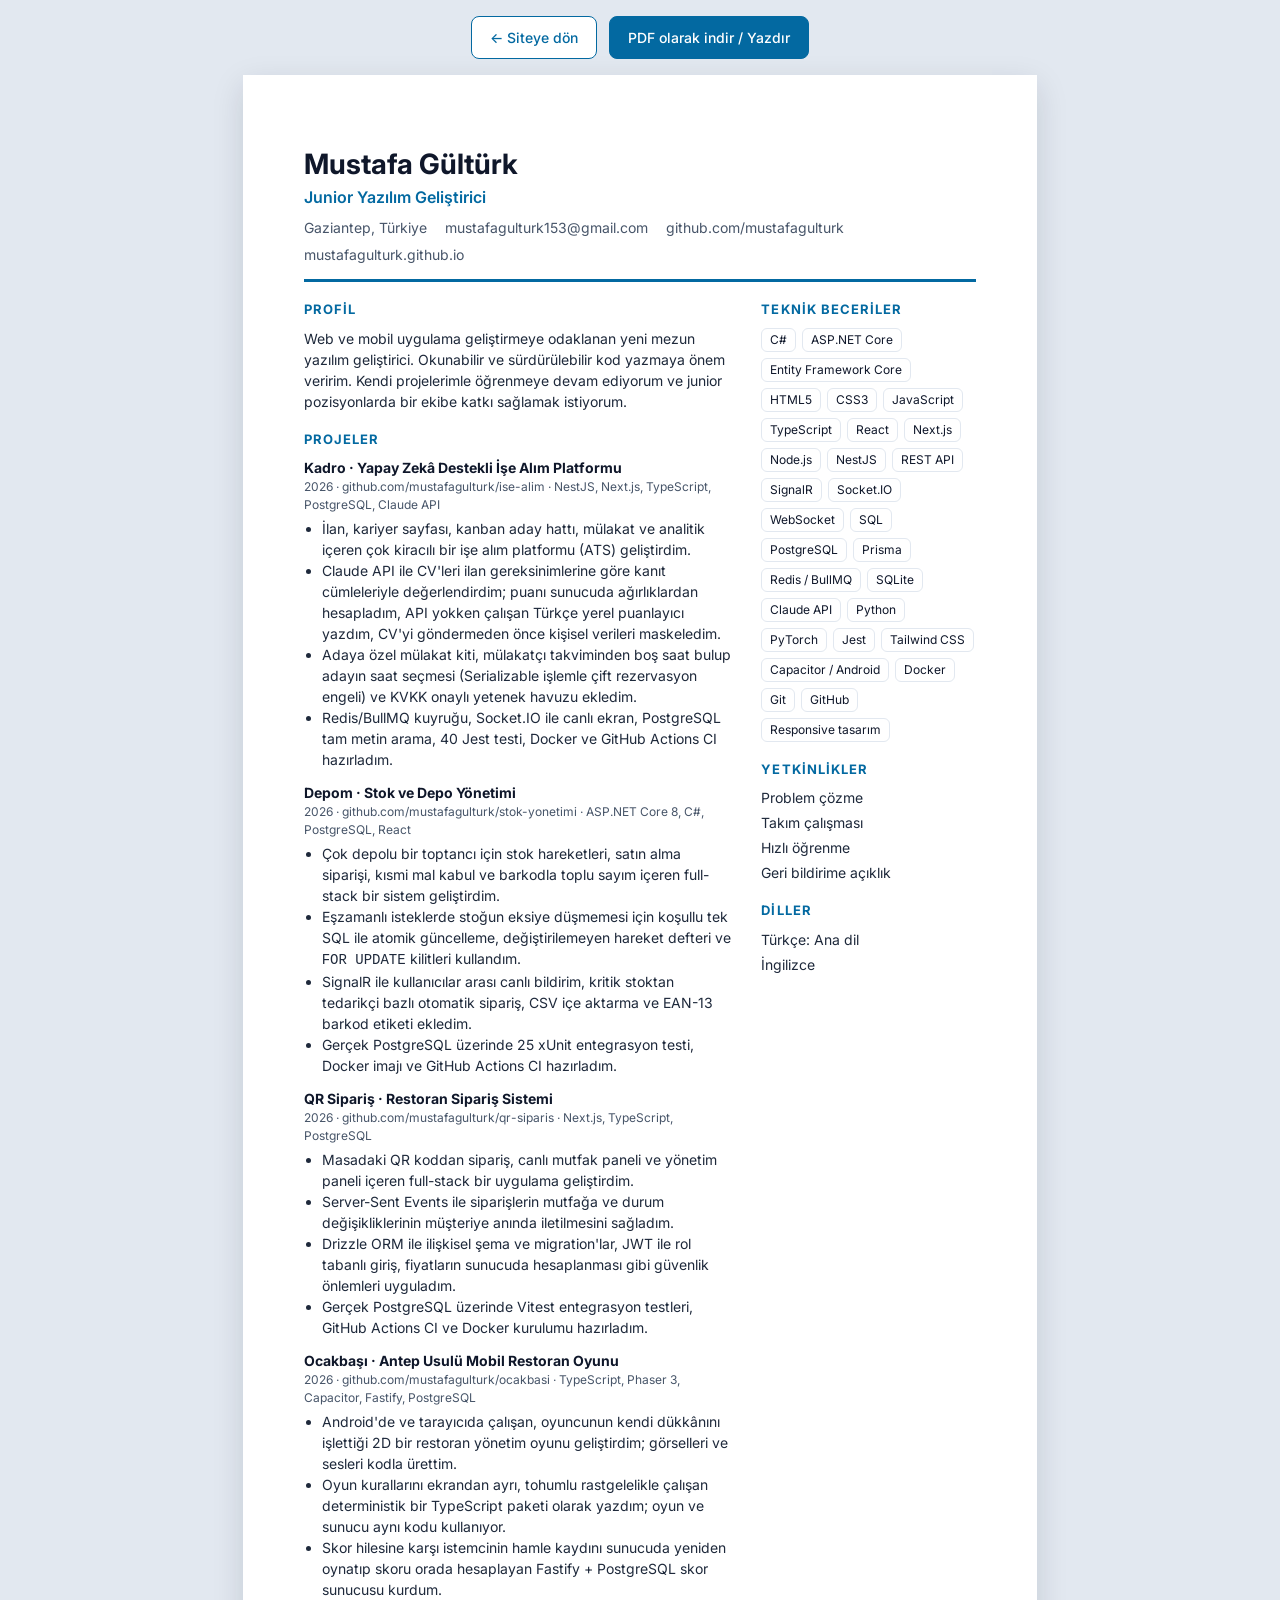
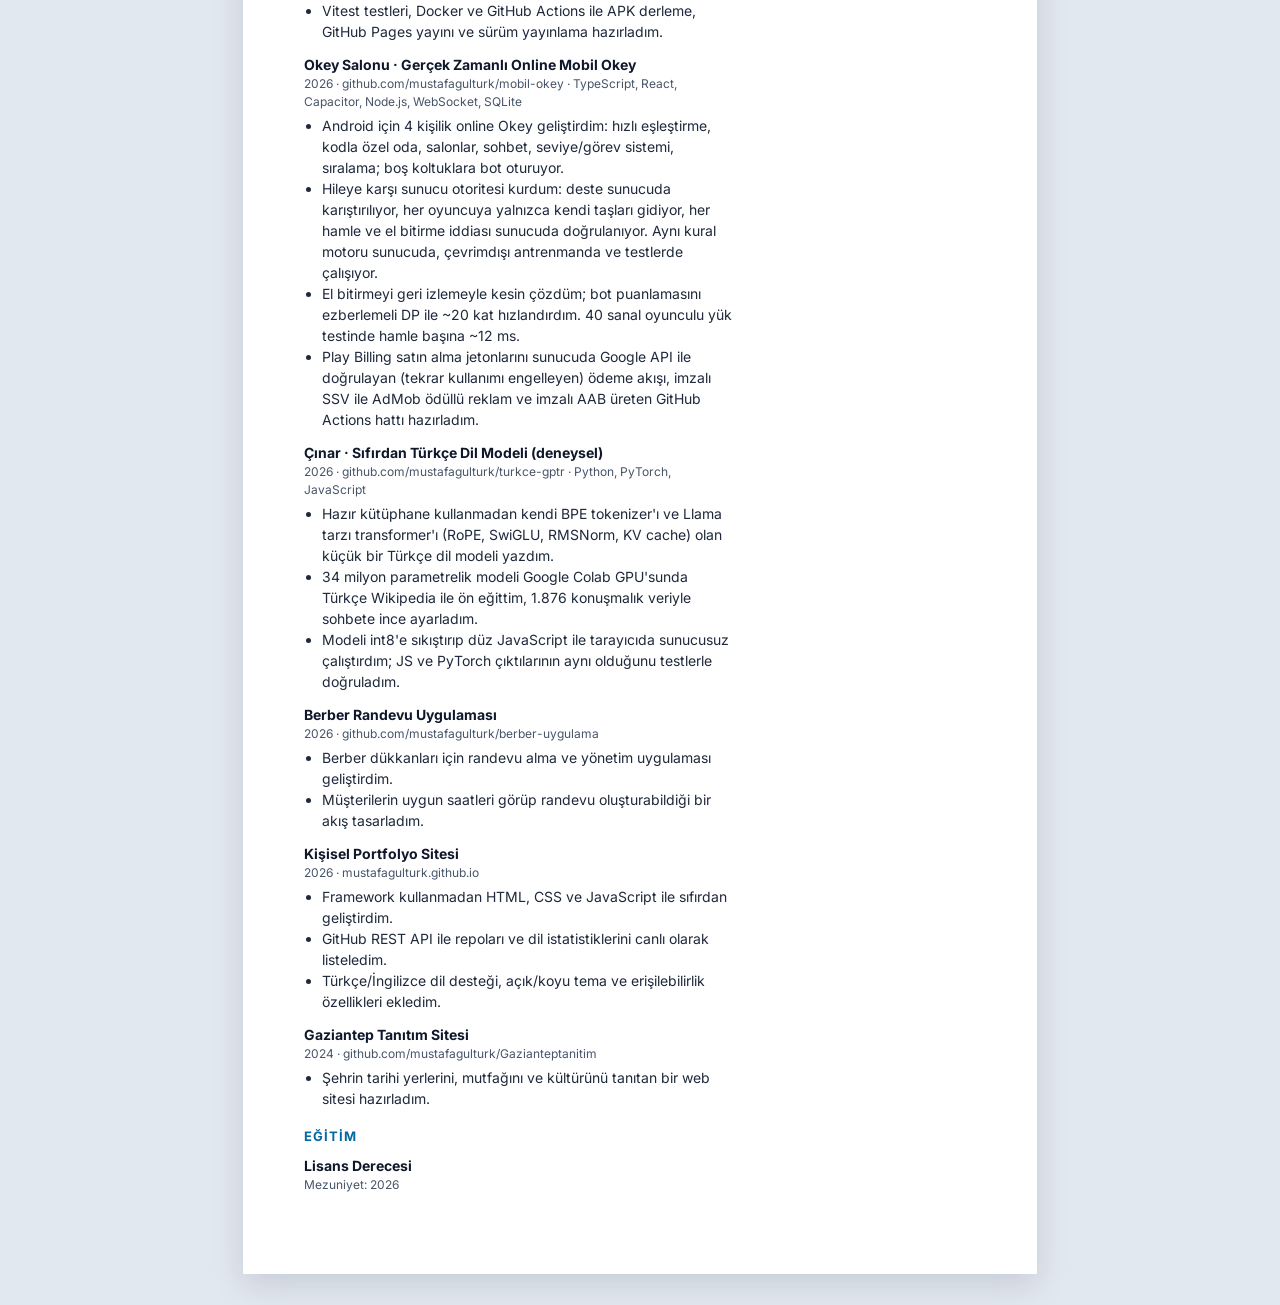
<file: cv.html>
<!doctype html>
<html lang="tr">
<head>
  <meta charset="utf-8">
  <meta name="viewport" content="width=device-width, initial-scale=1">
  <title>Mustafa Gültürk | CV</title>
  <link rel="icon" href="favicon.svg" type="image/svg+xml">
  <link href="https://fonts.googleapis.com/css2?family=Inter:wght@400;500;600;700&display=swap" rel="stylesheet">
  <style>
    :root { --accent: #0369a1; --text: #0f172a; --muted: #475569; --border: #e2e8f0; }
    * { box-sizing: border-box; margin: 0; padding: 0; }
    body { font-family: "Inter", system-ui, sans-serif; background: #e2e8f0; color: var(--text); line-height: 1.5; font-size: 14px; }
    .toolbar { display: flex; justify-content: center; gap: 12px; padding: 16px; }
    .toolbar a, .toolbar button {
      font: inherit; font-weight: 500; padding: 10px 18px; border-radius: 8px; cursor: pointer;
      border: 1px solid var(--accent); color: var(--accent); background: #fff; text-decoration: none;
    }
    .toolbar button { background: var(--accent); color: #fff; }
    .page { background: #fff; width: min(210mm, 100% - 32px); margin: 0 auto 32px; padding: 18mm 16mm; box-shadow: 0 10px 30px #0f172a22; }
    header { border-bottom: 3px solid var(--accent); padding-bottom: 14px; margin-bottom: 18px; }
    h1 { font-size: 28px; }
    .role { color: var(--accent); font-weight: 600; font-size: 16px; }
    .contact { display: flex; flex-wrap: wrap; gap: 6px 18px; margin-top: 8px; color: var(--muted); }
    .contact a { color: inherit; text-decoration: none; }
    .grid { display: grid; grid-template-columns: 2fr 1fr; gap: 28px; }
    h2 { font-size: 13px; text-transform: uppercase; letter-spacing: .08em; color: var(--accent); margin: 18px 0 8px; }
    h2:first-child { margin-top: 0; }
    .item { margin-bottom: 12px; }
    .item h3 { font-size: 14px; }
    .item .meta { color: var(--muted); font-size: 12px; }
    .item ul { padding-left: 18px; margin-top: 4px; }
    p, li { color: #1e293b; }
    .side ul { list-style: none; display: grid; gap: 4px; }
    .tags { display: flex; flex-wrap: wrap; gap: 6px; }
    .tags span { border: 1px solid var(--border); border-radius: 6px; padding: 2px 8px; font-size: 12px; }
    @media (max-width: 640px) { .grid { grid-template-columns: 1fr; } .page { padding: 24px 18px; } }
    @media print {
      @page { size: A4; margin: 0; }
      body { background: #fff; }
      .toolbar { display: none; }
      .page { box-shadow: none; margin: 0; width: auto; }
    }
  </style>
</head>
<body>
  <div class="toolbar">
    <a href="./">← Siteye dön</a>
    <button type="button" onclick="print()">PDF olarak indir / Yazdır</button>
  </div>

  <article class="page">
    <header>
      <h1>Mustafa Gültürk</h1>
      <div class="role">Junior Yazılım Geliştirici</div>
      <div class="contact">
        <span>Gaziantep, Türkiye</span>
        <a href="mailto:mustafagulturk153@gmail.com">mustafagulturk153@gmail.com</a>
        <a href="https://github.com/mustafagulturk">github.com/mustafagulturk</a>
        <a href="https://mustafagulturk.github.io">mustafagulturk.github.io</a>
      </div>
    </header>

    <div class="grid">
      <div>
        <h2>Profil</h2>
        <p>
          Web ve mobil uygulama geliştirmeye odaklanan yeni mezun yazılım geliştirici.
          Okunabilir ve sürdürülebilir kod yazmaya önem veririm. Kendi projelerimle öğrenmeye
          devam ediyorum ve junior pozisyonlarda bir ekibe katkı sağlamak istiyorum.
        </p>

        <h2>Projeler</h2>
        <div class="item">
          <h3>Kadro · Yapay Zekâ Destekli İşe Alım Platformu</h3>
          <div class="meta">2026 · github.com/mustafagulturk/ise-alim · NestJS, Next.js, TypeScript, PostgreSQL, Claude API</div>
          <ul>
            <li>İlan, kariyer sayfası, kanban aday hattı, mülakat ve analitik içeren çok kiracılı bir işe alım platformu (ATS) geliştirdim.</li>
            <li>Claude API ile CV'leri ilan gereksinimlerine göre kanıt cümleleriyle değerlendirdim; puanı sunucuda ağırlıklardan hesapladım, API yokken çalışan Türkçe yerel puanlayıcı yazdım, CV'yi göndermeden önce kişisel verileri maskeledim.</li>
            <li>Adaya özel mülakat kiti, mülakatçı takviminden boş saat bulup adayın saat seçmesi (Serializable işlemle çift rezervasyon engeli) ve KVKK onaylı yetenek havuzu ekledim.</li>
            <li>Redis/BullMQ kuyruğu, Socket.IO ile canlı ekran, PostgreSQL tam metin arama, 40 Jest testi, Docker ve GitHub Actions CI hazırladım.</li>
          </ul>
        </div>
        <div class="item">
          <h3>Depom · Stok ve Depo Yönetimi</h3>
          <div class="meta">2026 · github.com/mustafagulturk/stok-yonetimi · ASP.NET Core 8, C#, PostgreSQL, React</div>
          <ul>
            <li>Çok depolu bir toptancı için stok hareketleri, satın alma siparişi, kısmi mal kabul ve barkodla toplu sayım içeren full-stack bir sistem geliştirdim.</li>
            <li>Eşzamanlı isteklerde stoğun eksiye düşmemesi için koşullu tek SQL ile atomik güncelleme, değiştirilemeyen hareket defteri ve <code>FOR UPDATE</code> kilitleri kullandım.</li>
            <li>SignalR ile kullanıcılar arası canlı bildirim, kritik stoktan tedarikçi bazlı otomatik sipariş, CSV içe aktarma ve EAN-13 barkod etiketi ekledim.</li>
            <li>Gerçek PostgreSQL üzerinde 25 xUnit entegrasyon testi, Docker imajı ve GitHub Actions CI hazırladım.</li>
          </ul>
        </div>
        <div class="item">
          <h3>QR Sipariş · Restoran Sipariş Sistemi</h3>
          <div class="meta">2026 · github.com/mustafagulturk/qr-siparis · Next.js, TypeScript, PostgreSQL</div>
          <ul>
            <li>Masadaki QR koddan sipariş, canlı mutfak paneli ve yönetim paneli içeren full-stack bir uygulama geliştirdim.</li>
            <li>Server-Sent Events ile siparişlerin mutfağa ve durum değişikliklerinin müşteriye anında iletilmesini sağladım.</li>
            <li>Drizzle ORM ile ilişkisel şema ve migration'lar, JWT ile rol tabanlı giriş, fiyatların sunucuda hesaplanması gibi güvenlik önlemleri uyguladım.</li>
            <li>Gerçek PostgreSQL üzerinde Vitest entegrasyon testleri, GitHub Actions CI ve Docker kurulumu hazırladım.</li>
          </ul>
        </div>
        <div class="item">
          <h3>Ocakbaşı · Antep Usulü Mobil Restoran Oyunu</h3>
          <div class="meta">2026 · github.com/mustafagulturk/ocakbasi · TypeScript, Phaser 3, Capacitor, Fastify, PostgreSQL</div>
          <ul>
            <li>Android'de ve tarayıcıda çalışan, oyuncunun kendi dükkânını işlettiği 2D bir restoran yönetim oyunu geliştirdim; görselleri ve sesleri kodla ürettim.</li>
            <li>Oyun kurallarını ekrandan ayrı, tohumlu rastgelelikle çalışan deterministik bir TypeScript paketi olarak yazdım; oyun ve sunucu aynı kodu kullanıyor.</li>
            <li>Skor hilesine karşı istemcinin hamle kaydını sunucuda yeniden oynatıp skoru orada hesaplayan Fastify + PostgreSQL skor sunucusu kurdum.</li>
            <li>Vitest testleri, Docker ve GitHub Actions ile APK derleme, GitHub Pages yayını ve sürüm yayınlama hazırladım.</li>
          </ul>
        </div>
        <div class="item">
          <h3>Okey Salonu · Gerçek Zamanlı Online Mobil Okey</h3>
          <div class="meta">2026 · github.com/mustafagulturk/mobil-okey · TypeScript, React, Capacitor, Node.js, WebSocket, SQLite</div>
          <ul>
            <li>Android için 4 kişilik online Okey geliştirdim: hızlı eşleştirme, kodla özel oda, salonlar, sohbet, seviye/görev sistemi, sıralama; boş koltuklara bot oturuyor.</li>
            <li>Hileye karşı sunucu otoritesi kurdum: deste sunucuda karıştırılıyor, her oyuncuya yalnızca kendi taşları gidiyor, her hamle ve el bitirme iddiası sunucuda doğrulanıyor. Aynı kural motoru sunucuda, çevrimdışı antrenmanda ve testlerde çalışıyor.</li>
            <li>El bitirmeyi geri izlemeyle kesin çözdüm; bot puanlamasını ezberlemeli DP ile ~20 kat hızlandırdım. 40 sanal oyunculu yük testinde hamle başına ~12 ms.</li>
            <li>Play Billing satın alma jetonlarını sunucuda Google API ile doğrulayan (tekrar kullanımı engelleyen) ödeme akışı, imzalı SSV ile AdMob ödüllü reklam ve imzalı AAB üreten GitHub Actions hattı hazırladım.</li>
          </ul>
        </div>
        <div class="item">
          <h3>Çınar · Sıfırdan Türkçe Dil Modeli (deneysel)</h3>
          <div class="meta">2026 · github.com/mustafagulturk/turkce-gptr · Python, PyTorch, JavaScript</div>
          <ul>
            <li>Hazır kütüphane kullanmadan kendi BPE tokenizer'ı ve Llama tarzı transformer'ı (RoPE, SwiGLU, RMSNorm, KV cache) olan küçük bir Türkçe dil modeli yazdım.</li>
            <li>34 milyon parametrelik modeli Google Colab GPU'sunda Türkçe Wikipedia ile ön eğittim, 1.876 konuşmalık veriyle sohbete ince ayarladım.</li>
            <li>Modeli int8'e sıkıştırıp düz JavaScript ile tarayıcıda sunucusuz çalıştırdım; JS ve PyTorch çıktılarının aynı olduğunu testlerle doğruladım.</li>
          </ul>
        </div>
        <div class="item">
          <h3>Berber Randevu Uygulaması</h3>
          <div class="meta">2026 · github.com/mustafagulturk/berber-uygulama</div>
          <ul>
            <li>Berber dükkanları için randevu alma ve yönetim uygulaması geliştirdim.</li>
            <li>Müşterilerin uygun saatleri görüp randevu oluşturabildiği bir akış tasarladım.</li>
          </ul>
        </div>
        <div class="item">
          <h3>Kişisel Portfolyo Sitesi</h3>
          <div class="meta">2026 · mustafagulturk.github.io</div>
          <ul>
            <li>Framework kullanmadan HTML, CSS ve JavaScript ile sıfırdan geliştirdim.</li>
            <li>GitHub REST API ile repoları ve dil istatistiklerini canlı olarak listeledim.</li>
            <li>Türkçe/İngilizce dil desteği, açık/koyu tema ve erişilebilirlik özellikleri ekledim.</li>
          </ul>
        </div>
        <div class="item">
          <h3>Gaziantep Tanıtım Sitesi</h3>
          <div class="meta">2024 · github.com/mustafagulturk/Gazianteptanitim</div>
          <ul>
            <li>Şehrin tarihi yerlerini, mutfağını ve kültürünü tanıtan bir web sitesi hazırladım.</li>
          </ul>
        </div>

        <h2>Eğitim</h2>
        <div class="item">
          <h3>Lisans Derecesi</h3>
          <div class="meta">Mezuniyet: 2026</div>
        </div>
      </div>

      <aside class="side">
        <h2>Teknik Beceriler</h2>
        <div class="tags">
          <span>C#</span><span>ASP.NET Core</span><span>Entity Framework Core</span><span>HTML5</span><span>CSS3</span><span>JavaScript</span><span>TypeScript</span><span>React</span><span>Next.js</span><span>Node.js</span><span>NestJS</span><span>REST API</span><span>SignalR</span><span>Socket.IO</span><span>WebSocket</span>
          <span>SQL</span><span>PostgreSQL</span><span>Prisma</span><span>Redis / BullMQ</span><span>SQLite</span><span>Claude API</span><span>Python</span><span>PyTorch</span><span>Jest</span><span>Tailwind CSS</span><span>Capacitor / Android</span><span>Docker</span><span>Git</span><span>GitHub</span><span>Responsive tasarım</span>
        </div>

        <h2>Yetkinlikler</h2>
        <ul>
          <li>Problem çözme</li>
          <li>Takım çalışması</li>
          <li>Hızlı öğrenme</li>
          <li>Geri bildirime açıklık</li>
        </ul>

        <h2>Diller</h2>
        <ul>
          <li>Türkçe: Ana dil</li>
          <li>İngilizce</li>
        </ul>
      </aside>
    </div>
  </article>
</body>
</html>
</file>
